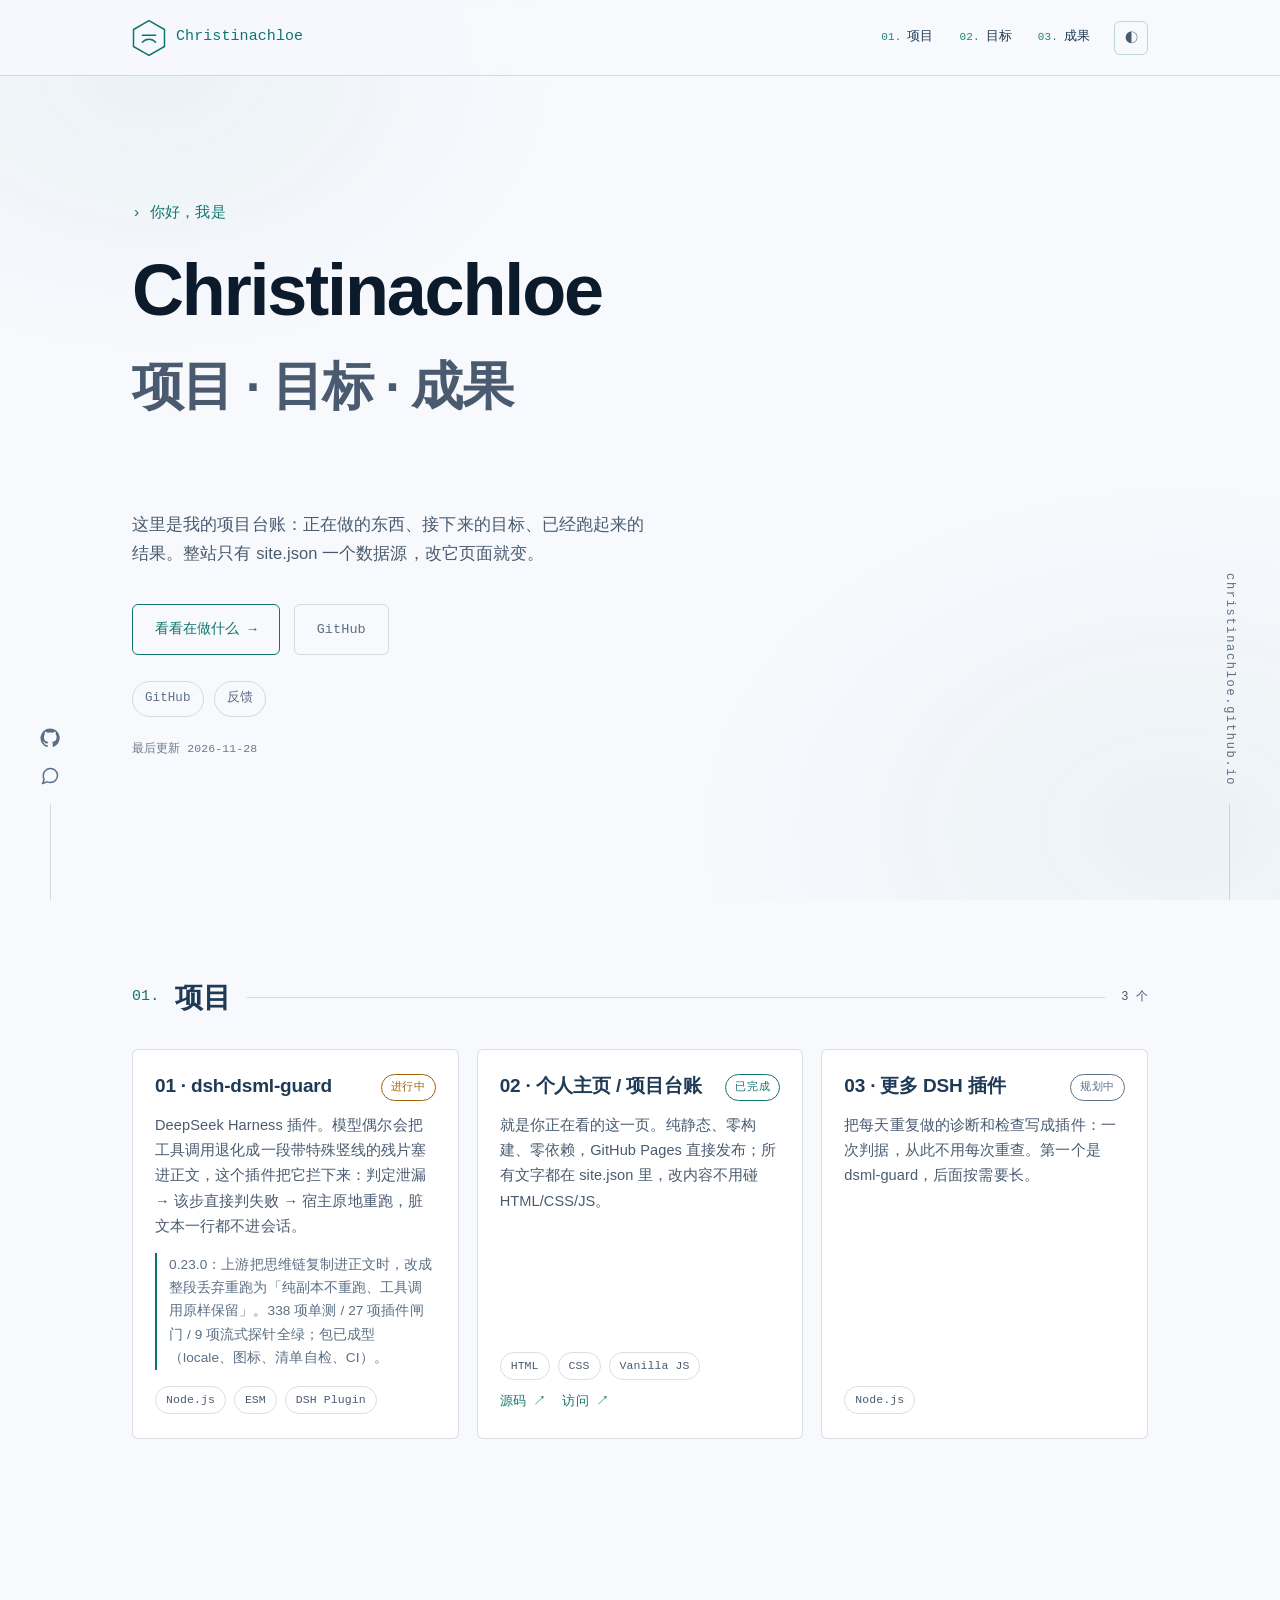
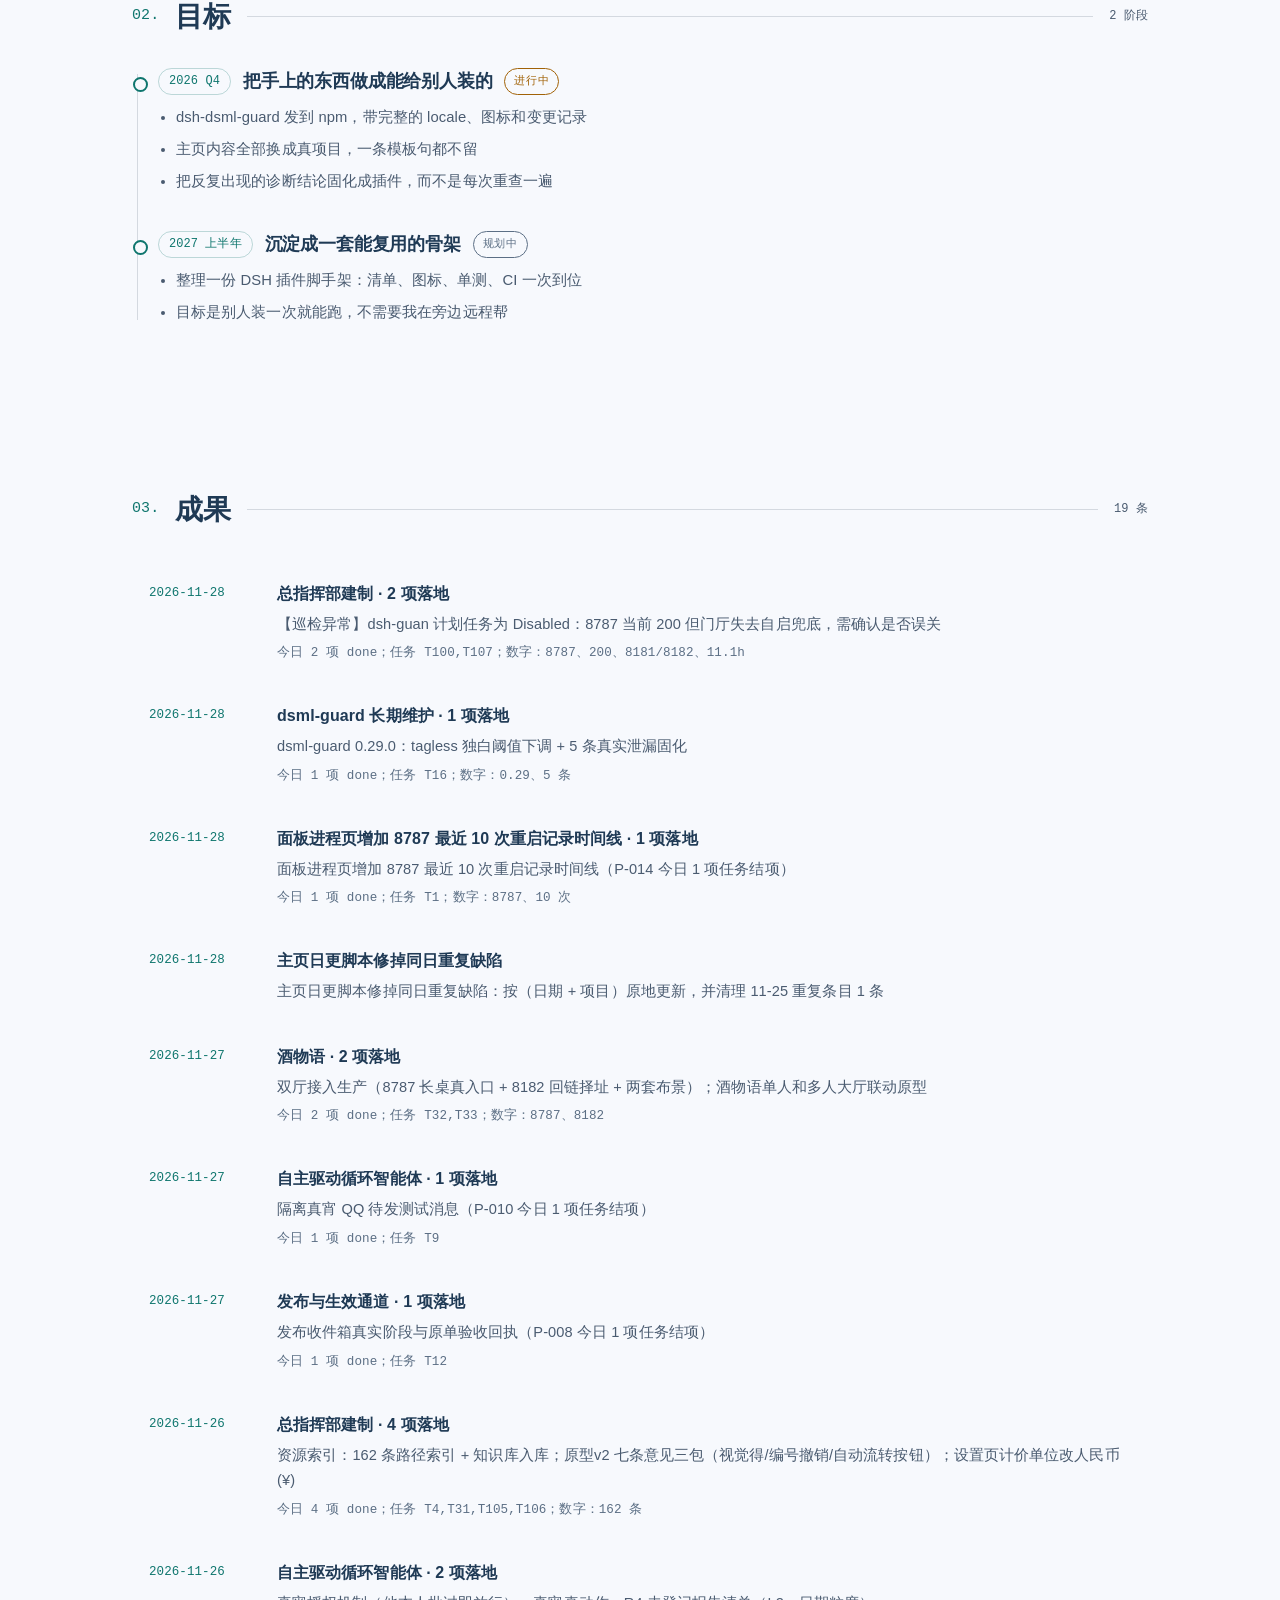
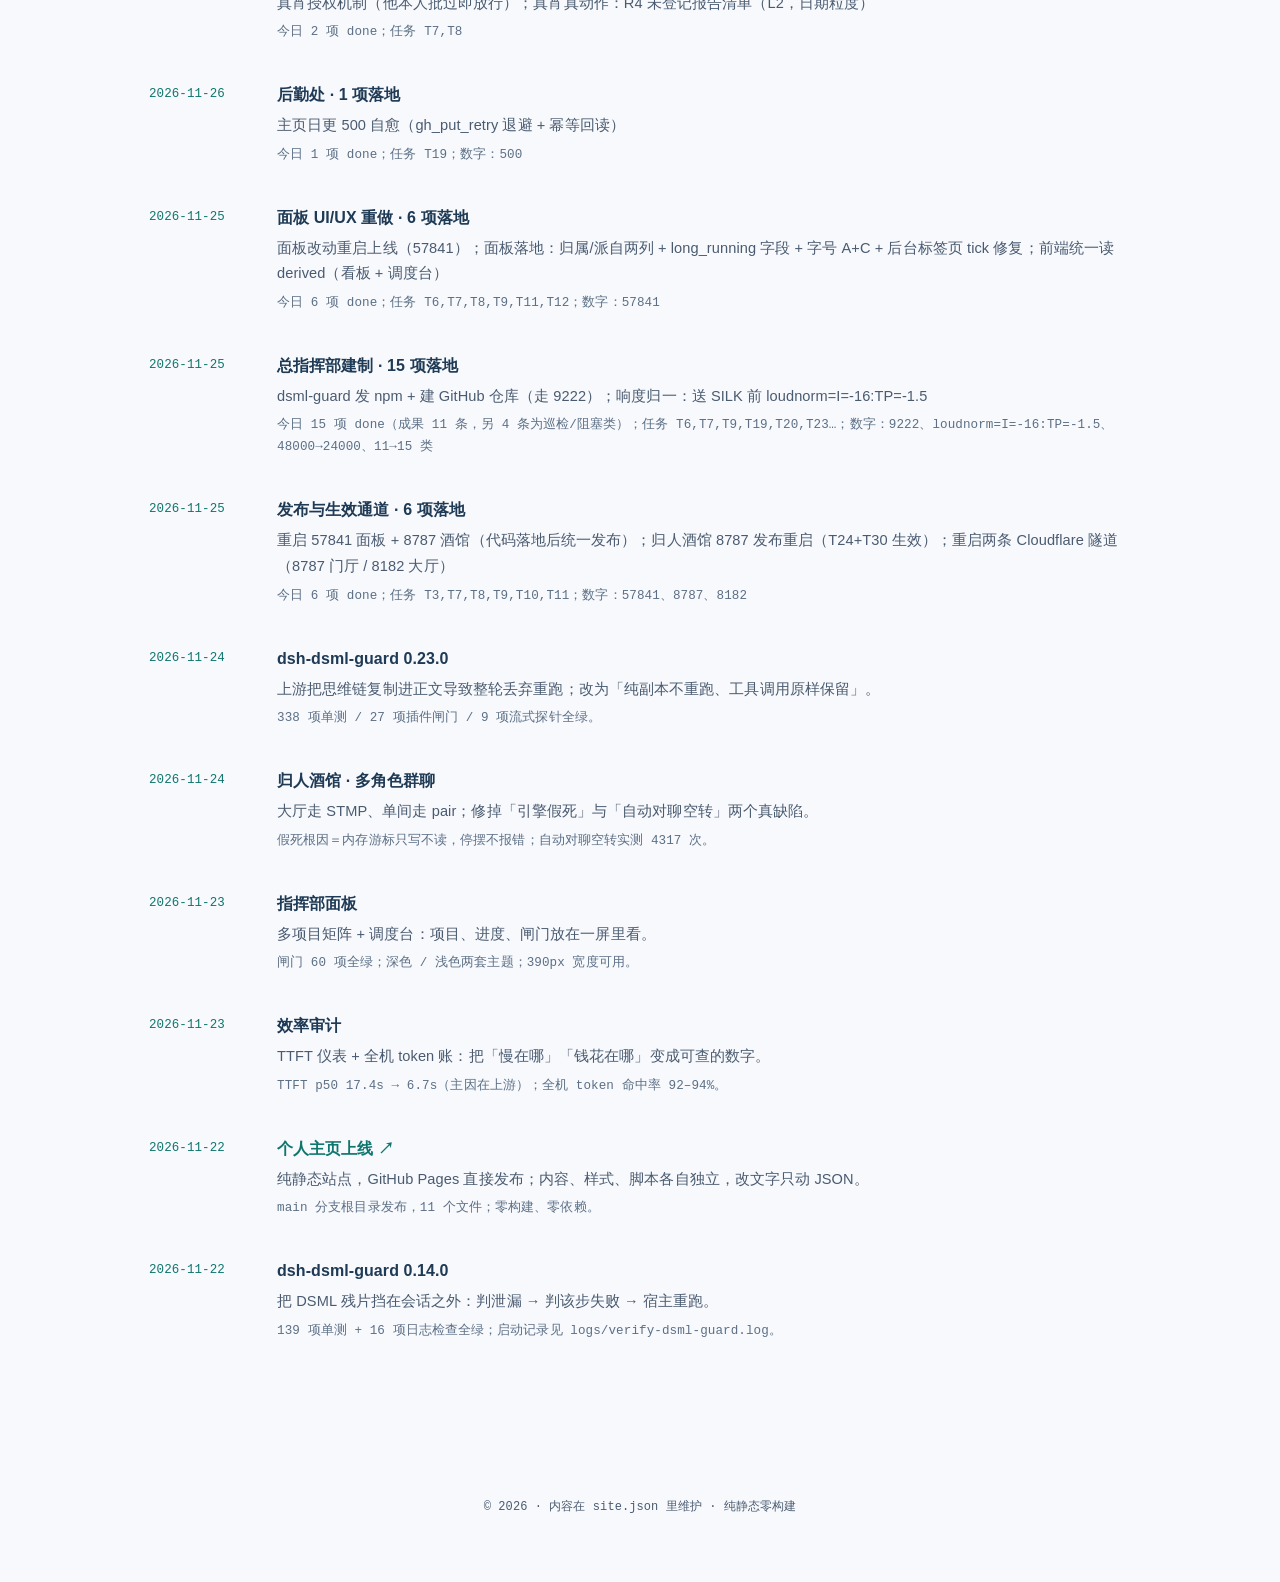
<file: index.html>
<!doctype html>
<html lang="zh-CN">
<head>
<meta charset="utf-8">
<meta name="viewport" content="width=device-width, initial-scale=1">
<title>Christinachloe · 项目与目标</title>
<meta name="description" content="个人主页兼项目台账：正在做的项目、接下来的目标和已经跑起来的结果。纯静态、零构建，内容全在 site.json。">
<meta name="color-scheme" content="dark light">
<meta name="theme-color" content="#0a192f" media="(prefers-color-scheme: dark)">
<meta name="theme-color" content="#f7f9fd" media="(prefers-color-scheme: light)">
<link rel="icon" href="favicon.svg" type="image/svg+xml">
<link rel="canonical" href="https://christinachloe.github.io/">
<meta property="og:type" content="website">
<meta property="og:url" content="https://christinachloe.github.io/">
<meta property="og:title" content="Christinachloe · 项目与目标">
<meta property="og:description" content="个人主页兼项目台账：正在做的项目、接下来的目标和已经跑起来的结果。">
<meta property="og:image" content="https://christinachloe.github.io/og.png">
<meta property="og:image:width" content="1200">
<meta property="og:image:height" content="630">
<meta name="twitter:card" content="summary_large_image">
<link rel="stylesheet" href="style.css">
</head>
<body>
<a class="skip" href="#main">跳到主要内容</a>

<header class="topbar">
  <div class="bar">
    <a class="brand" href="#hero" aria-label="回到顶部">
      <span class="hex" aria-hidden="true">
        <svg viewBox="0 0 36 40" fill="none" stroke="currentColor" stroke-width="1.6">
          <path d="M18 1.6 34.4 11v18L18 38.4 1.6 29V11L18 1.6Z"/>
          <path d="M11 24.5c1.8-2.2 4.2-3.3 7-3.3s5.2 1.1 7 3.3" stroke-linecap="round"/>
          <path d="M11 17h14" stroke-linecap="round"/>
        </svg>
      </span>
      <span id="brandName">Christinachloe</span>
    </a>
    <nav class="nav" aria-label="主导航">
      <a href="#projects"><span class="num">01.</span>项目</a>
      <a href="#goals"><span class="num">02.</span>目标</a>
      <a href="#works"><span class="num">03.</span>成果</a>
      <button id="themeBtn" class="theme-btn" type="button" aria-label="切换深色/浅色配色">◐</button>
    </nav>
  </div>
</header>

<aside class="rail rail-left" aria-label="联系入口">
  <a id="railGithub" href="https://github.com/Christinachloe" target="_blank" rel="noopener" aria-label="GitHub">
    <svg viewBox="0 0 24 24" fill="currentColor" aria-hidden="true"><path d="M12 .5a11.5 11.5 0 0 0-3.6 22.4c.6.1.8-.2.8-.6v-2c-3.3.7-4-1.6-4-1.6-.6-1.4-1.4-1.8-1.4-1.8-1.1-.8.1-.8.1-.8 1.2.1 1.8 1.2 1.8 1.2 1.1 1.9 2.9 1.3 3.6 1 .1-.8.4-1.3.8-1.6-2.6-.3-5.4-1.3-5.4-5.9 0-1.3.5-2.4 1.2-3.2-.1-.3-.5-1.5.1-3.1 0 0 1-.3 3.3 1.2a11.4 11.4 0 0 1 6 0C17.6 4.2 18.6 4.5 18.6 4.5c.6 1.6.2 2.8.1 3.1.8.8 1.2 1.9 1.2 3.2 0 4.6-2.8 5.6-5.4 5.9.4.4.8 1.1.8 2.2v3.3c0 .4.2.7.8.6A11.5 11.5 0 0 0 12 .5Z"/></svg>
  </a>
  <a id="railIssues" href="https://github.com/Christinachloe/Christinachloe.github.io/issues" target="_blank" rel="noopener" aria-label="反馈与建议">
    <svg viewBox="0 0 24 24" fill="none" stroke="currentColor" stroke-width="1.8" aria-hidden="true"><path d="M21 11.5a8.4 8.4 0 0 1-8.5 8.4 9 9 0 0 1-3.9-.9L3 21l1.9-4.6A8.3 8.3 0 0 1 4 11.5 8.4 8.4 0 0 1 12.5 3 8.4 8.4 0 0 1 21 11.5Z" stroke-linecap="round" stroke-linejoin="round"/></svg>
  </a>
</aside>

<aside class="rail rail-right" aria-label="站点地址">
  <a class="vtext" id="railSite" href="https://christinachloe.github.io/" target="_blank" rel="noopener">christinachloe.github.io</a>
</aside>

<main id="main">
  <section id="hero" class="hero">
    <p class="hi"><span aria-hidden="true">›</span> <span id="heroGreeting">你好，我是</span></p>
    <h1 id="heroName">Christinachloe</h1>
    <p class="sub" id="heroTagline">项目 · 目标 · 成果</p>
    <p class="intro" id="heroIntro">这里是我的项目台账：正在做的东西、接下来的目标、已经跑起来的结果。</p>
    <div class="cta">
      <a class="btn" href="#projects">看看在做什么 <span aria-hidden="true">→</span></a>
      <a class="btn btn-ghost" id="ctaGithub" href="https://github.com/Christinachloe" target="_blank" rel="noopener">GitHub</a>
    </div>
    <div class="links" id="heroLinks"></div>
    <p class="updated" id="updated"></p>
  </section>

  <section id="projects" class="section">
    <div class="sec-head">
      <span class="idx">01.</span>
      <h2>项目</h2>
      <span class="rule" aria-hidden="true"></span>
      <span class="count" id="projectCount"></span>
    </div>
    <div class="cards" id="projectList"></div>
  </section>

  <section id="goals" class="section">
    <div class="sec-head">
      <span class="idx">02.</span>
      <h2>目标</h2>
      <span class="rule" aria-hidden="true"></span>
      <span class="count" id="goalCount"></span>
    </div>
    <div class="timeline" id="goalList"></div>
  </section>

  <section id="works" class="section">
    <div class="sec-head">
      <span class="idx">03.</span>
      <h2>成果</h2>
      <span class="rule" aria-hidden="true"></span>
      <span class="count" id="workCount"></span>
    </div>
    <ul class="works" id="workList"></ul>
  </section>
</main>

<footer class="foot">
  <span id="footText"></span>
</footer>

<noscript>
  <div style="max-width:1080px;margin:0 auto;padding:0 32px 64px;color:#8892b0">
    这个页面靠 JS 读取 <code>site.json</code> 渲染。开启 JS 即可看到内容；文字本身都在
    <a href="https://github.com/Christinachloe/Christinachloe.github.io/blob/main/site.json">site.json</a> 里。
  </div>
</noscript>

<script src="app.js"></script>
</body>
</html>
</file>
<file: style.css>
/* Christinachloe · 视觉参考 bchiang7/v4：深藏青底 + 青绿点缀 + 等宽标号
   零构建：只有 CSS 变量和原生特性，无外部字体/CDN */
:root{
  --bg:#0a192f; --bg-2:#112240; --bg-3:#0d2137;
  --fg:#e6f1ff; --fg-2:#ccd6f6; --slate:#8892b0; --slate-2:#a8b2d1;
  --accent:#64ffda; --accent-ink:#0a192f; --accent-dim:rgba(100,255,218,.10);
  --line:rgba(100,255,218,.18); --line-2:rgba(136,146,176,.22);
  --ok:#64ffda; --warn:#ffd580; --idle:#8892b0;
  --mono:"SF Mono","JetBrains Mono","Fira Code","Cascadia Code",ui-monospace,SFMono-Regular,Menlo,Consolas,monospace;
  --sans:-apple-system,BlinkMacSystemFont,"Segoe UI","PingFang SC","Hiragino Sans GB","Microsoft YaHei",sans-serif;
  --shadow:0 10px 30px -15px rgba(2,12,27,.7);
  --radius:6px; --maxw:1080px;
}
:root[data-theme="light"]{
  --bg:#f7f9fd; --bg-2:#fff; --bg-3:#eef2f8;
  --fg:#0b1b2b; --fg-2:#1f3a55; --slate:#4a5b70; --slate-2:#5c6f85;
  --accent:#0f766e; --accent-ink:#fff; --accent-dim:rgba(15,118,110,.09);
  --line:rgba(15,118,110,.25); --line-2:rgba(74,91,112,.20);
  --ok:#0f766e; --warn:#a16207; --idle:#5c6f85;
  --shadow:0 10px 30px -15px rgba(16,24,40,.18);
}
*{box-sizing:border-box}
html{scroll-behavior:smooth; scroll-padding-top:96px; -webkit-text-size-adjust:100%}
body{
  margin:0; background:var(--bg); color:var(--slate);
  font-family:var(--sans); font-size:16px; line-height:1.75; letter-spacing:.005em;
  -webkit-font-smoothing:antialiased; overflow-x:hidden;
}
h1,h2,h3,h4{margin:0; color:var(--fg-2); font-weight:600; line-height:1.25; letter-spacing:-.01em}
a{color:var(--accent); text-decoration:none}
a:hover{text-decoration:underline; text-underline-offset:3px}
:focus-visible{outline:2px solid var(--accent); outline-offset:3px; border-radius:4px}
.mono{font-family:var(--mono); font-size:13px; letter-spacing:.04em}

/* 跳过导航 */
.skip{position:absolute; left:-9999px; top:0; z-index:60; background:var(--accent); color:var(--accent-ink); padding:10px 16px; border-radius:0 0 var(--radius) 0}
.skip:focus{left:0}

/* 顶栏：编号导航 */
.topbar{
  position:fixed; inset:0 0 auto 0; z-index:50; height:76px;
  background:color-mix(in srgb, var(--bg) 88%, transparent);
  backdrop-filter:saturate(160%) blur(10px);
  border-bottom:1px solid var(--line-2);
}
.bar{max-width:var(--maxw); margin:0 auto; height:100%; padding:0 32px; display:flex; align-items:center; justify-content:space-between; gap:16px}
.brand{display:flex; align-items:center; gap:10px; font-family:var(--mono); font-size:15px; color:var(--accent)}
.brand:hover{text-decoration:none; opacity:.85}
.hex{width:34px; height:38px; display:grid; place-items:center; flex:0 0 auto}
.hex svg{width:100%; height:100%; display:block}
.nav{display:flex; align-items:center; gap:6px}
.nav a{display:inline-flex; align-items:baseline; gap:6px; padding:8px 10px; border-radius:var(--radius); font-family:var(--mono); font-size:13px; color:var(--fg-2); white-space:nowrap}
.nav a .num{color:var(--accent); font-size:11px; opacity:.9}
.nav a:hover{background:var(--accent-dim); text-decoration:none}
.nav a[aria-current="true"]{color:var(--accent)}
.theme-btn{
  margin-left:8px; width:34px; height:34px; border-radius:var(--radius); cursor:pointer;
  border:1px solid var(--line); background:transparent; color:var(--slate);
  font-family:var(--mono); font-size:13px; display:grid; place-items:center; transition:background .2s,color .2s,border-color .2s;
}
.theme-btn:hover{background:var(--accent-dim); color:var(--accent); border-color:var(--accent)}

/* 两侧竖栏（v4 的左社交 / 右邮箱） */
.rail{position:fixed; bottom:0; z-index:40; display:flex; flex-direction:column; align-items:center; gap:18px; color:var(--slate-2)}
.rail::after{content:""; width:1px; height:96px; background:var(--line-2)}
.rail svg{width:20px; height:20px; display:block}
.rail a{color:inherit; transition:color .2s,transform .2s}
.rail a:hover{color:var(--accent); transform:translateY(-2px); text-decoration:none}
.rail-left{left:40px}
.rail-right{right:40px}
.rail-right .vtext{writing-mode:vertical-rl; font-family:var(--mono); font-size:12px; letter-spacing:.14em; color:var(--slate-2)}
.rail-right .vtext:hover{color:var(--accent); text-decoration:none}

/* 首屏一层极淡的青绿光晕，避免整片纯色 */
body::before{
  content:""; position:fixed; inset:0; z-index:-1; pointer-events:none;
  background:
    radial-gradient(600px 420px at 12% 8%, var(--accent-dim), transparent 70%),
    radial-gradient(700px 500px at 92% 92%, var(--accent-dim), transparent 72%);
  opacity:.55;
}

/* 主体 */
main{max-width:var(--maxw); margin:0 auto; padding:0 32px}
.hero{position:relative; min-height:100vh; display:flex; flex-direction:column; justify-content:center; padding:140px 0 80px; max-width:760px}
.hero .hi{font-family:var(--mono); color:var(--accent); font-size:15px; margin:0 0 18px}
.hero h1{font-size:clamp(38px,7vw,72px); letter-spacing:-.03em; color:var(--fg)}
.hero .sub{font-size:clamp(24px,5vw,52px); color:var(--slate); letter-spacing:-.03em; margin-top:6px; font-weight:600}
.hero .intro{margin:26px 0 0; max-width:56ch; font-size:16.5px}
.hero .cta{margin-top:36px; display:flex; gap:14px; flex-wrap:wrap; align-items:center}
.btn{
  display:inline-flex; align-items:center; gap:9px; padding:13px 22px; border-radius:var(--radius);
  border:1px solid var(--accent); color:var(--accent); font-family:var(--mono); font-size:13.5px; background:transparent;
  transition:background .2s,transform .2s}
.btn:hover{background:var(--accent-dim); text-decoration:none; transform:translateY(-2px)}
.btn-ghost{border-color:var(--line-2); color:var(--slate-2)}
.btn-ghost:hover{border-color:var(--accent); color:var(--accent)}
.links{display:flex; gap:10px; flex-wrap:wrap; margin-top:26px}
.links a{font-family:var(--mono); font-size:12.5px; color:var(--slate-2); border:1px solid var(--line-2); padding:6px 12px; border-radius:999px}
.links a:hover{color:var(--accent); border-color:var(--accent); text-decoration:none}
.updated{margin:22px 0 0; font-family:var(--mono); font-size:11.5px; color:var(--slate); opacity:.8}

/* 章节 */
.section{padding:80px 0}
.sec-head{display:flex; align-items:center; gap:16px; margin-bottom:34px}
.sec-head .idx{font-family:var(--mono); color:var(--accent); font-size:15px; flex:0 0 auto}
.sec-head h2{font-size:clamp(22px,3vw,28px); white-space:nowrap}
.sec-head .rule{flex:1 1 auto; height:1px; background:var(--line-2)}
.sec-head .count{font-family:var(--mono); font-size:12px; color:var(--slate); white-space:nowrap}

/* 项目卡片 */
.cards{display:grid; grid-template-columns:repeat(auto-fit,minmax(300px,1fr)); gap:18px}
.card{
  background:var(--bg-2); border:1px solid var(--line-2); border-radius:var(--radius);
  padding:24px 22px; display:flex; flex-direction:column; gap:12px;
  transition:transform .22s, box-shadow .22s, border-color .22s;
}
.card:hover{transform:translateY(-5px); box-shadow:var(--shadow); border-color:var(--accent)}
.card-top{display:flex; align-items:flex-start; justify-content:space-between; gap:12px}
.card h3{font-size:19px; color:var(--fg-2)}
.card p{margin:0; font-size:14.6px; line-height:1.72}
.card .note{margin-top:2px; padding-left:12px; border-left:2px solid var(--accent); color:var(--slate-2); font-size:13.6px}
.badge{font-family:var(--mono); font-size:11px; letter-spacing:.06em; padding:3px 9px; border-radius:999px; white-space:nowrap; border:1px solid currentColor}
.badge.doing{color:var(--warn)}
.badge.done{color:var(--ok)}
.badge.plan{color:var(--slate-2)}
.badge.idle{color:var(--idle)}
.stack{display:flex; gap:8px; flex-wrap:wrap; margin-top:auto; padding-top:4px}
.stack span{font-family:var(--mono); font-size:11.5px; color:var(--slate); border:1px solid var(--line-2); border-radius:999px; padding:3px 10px}
.card-links{display:flex; gap:16px; font-family:var(--mono); font-size:12.5px}
.card-links a{color:var(--accent)}

/* 目标时间线 */
.timeline{position:relative; padding-left:26px}
.timeline::before{content:""; position:absolute; left:5px; top:6px; bottom:6px; width:1px; background:var(--line-2)}
.goal{position:relative; padding:0 0 30px}
.goal:last-child{padding-bottom:0}
.goal::before{content:""; position:absolute; left:-25px; top:9px; width:11px; height:11px; border-radius:50%; background:var(--bg); border:2px solid var(--accent)}
.goal-head{display:flex; align-items:center; gap:12px; flex-wrap:wrap; margin-bottom:10px}
.goal-period{font-family:var(--mono); font-size:12px; color:var(--accent); border:1px solid var(--line); border-radius:999px; padding:2px 10px}
.goal h3{font-size:18px}
.goal ul{margin:0; padding-left:18px}
.goal li{margin:6px 0; font-size:14.8px}

/* 成果 */
.works{list-style:none; margin:0; padding:0}
.works li{
  display:grid; grid-template-columns:110px 1fr; gap:18px; padding:18px 16px; border-radius:var(--radius);
  border:1px solid transparent; transition:background .2s, border-color .2s;
}
.works li:hover{background:var(--bg-2); border-color:var(--line-2)}
.works .date{font-family:var(--mono); font-size:12.5px; color:var(--accent); padding-top:3px}
.works .wtitle{color:var(--fg-2); font-weight:600; font-size:16px}
.works .wdesc{font-size:14.6px; margin-top:4px}
.works .wdetail{font-family:var(--mono); font-size:12.6px; color:var(--slate-2); margin-top:5px}
.works .wdesc,.works .wdetail,.works .wtitle{overflow-wrap:anywhere}

/* 页脚 */
.foot{padding:56px 0 64px; text-align:center; font-family:var(--mono); font-size:12px; color:var(--slate)}
.foot a{color:var(--slate-2)}
.foot a:hover{color:var(--accent)}

/* 滚动渐入 */
.reveal{opacity:0; transform:translateY(18px); transition:opacity .6s ease, transform .6s ease}
.reveal.in{opacity:1; transform:none}

@media (max-width:1080px){
  .rail{display:none}
}
@media (max-width:720px){
  .bar{padding:0 20px}
  main{padding:0 20px}
  .nav a{padding:8px 6px; font-size:12px}
  .nav a .num{display:none}
  .hero{padding:120px 0 60px; min-height:auto}
  .section{padding:60px 0}
  .works li{grid-template-columns:1fr; gap:6px}
}
@media print{
  .topbar,.rail,.cta,.links,.theme-btn{display:none !important}
  .reveal{opacity:1 !important; transform:none !important}
  body{background:#fff; color:#111}
  .hero{min-height:auto}
}
@media (prefers-reduced-motion:reduce){
  html{scroll-behavior:auto}
  .reveal{opacity:1; transform:none; transition:none}
  .card:hover{transform:none}
}
</file>
